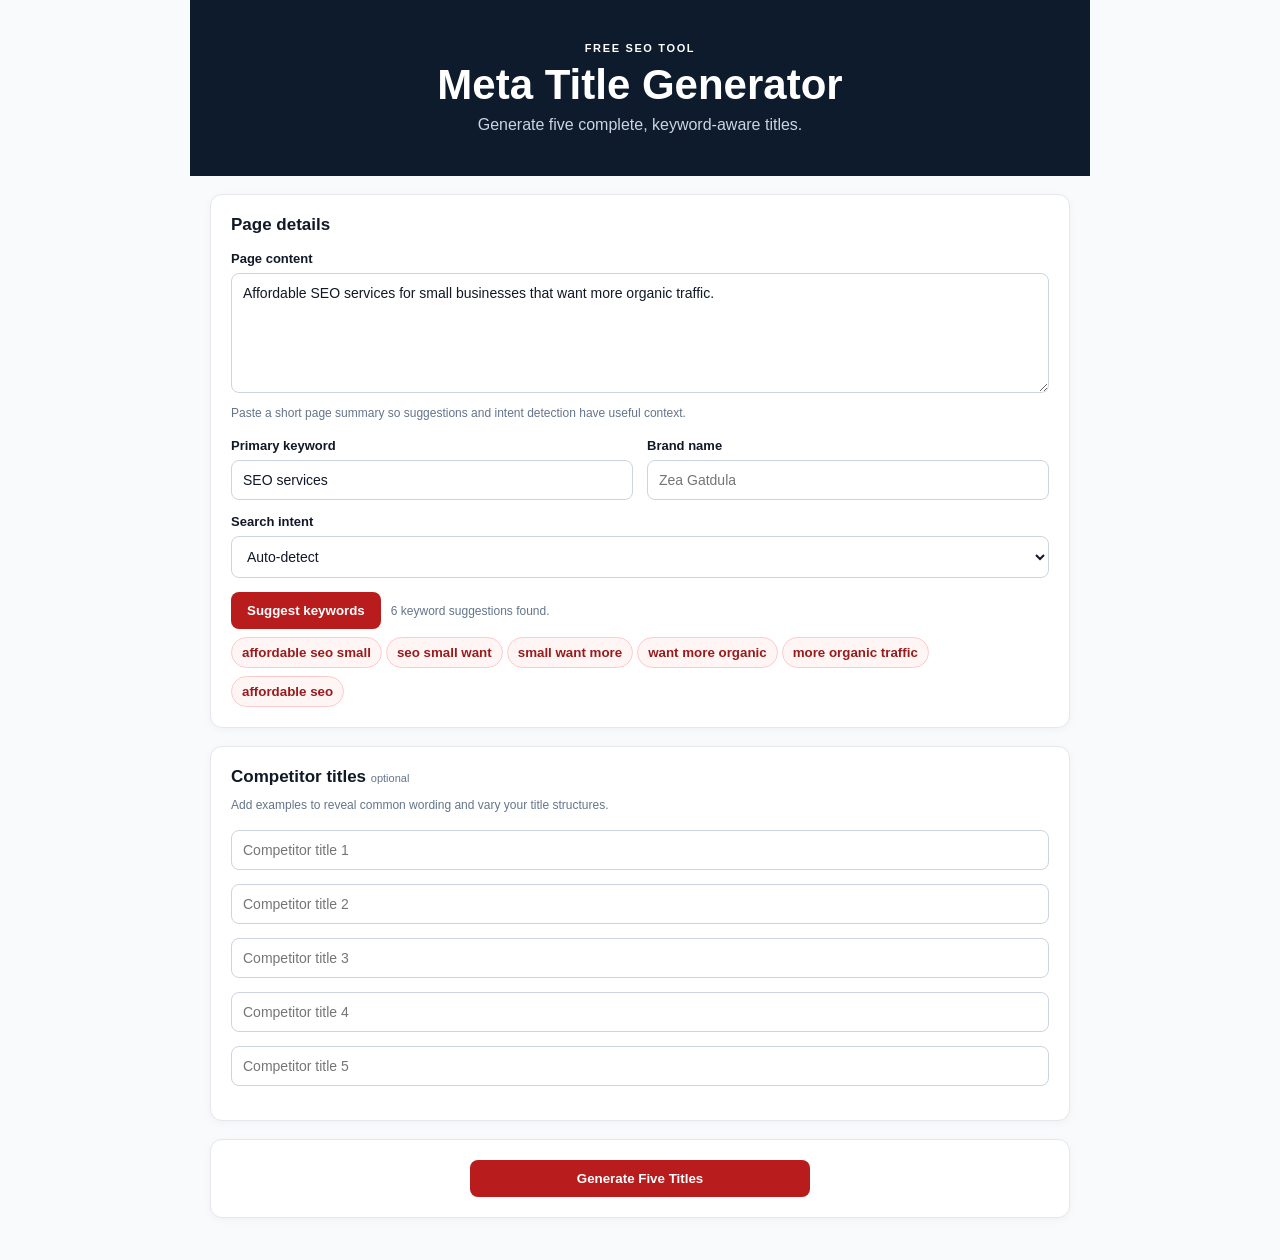
<file: index.html>
<!doctype html>
<html lang="en">
<head>
  <meta charset="UTF-8">
  <meta name="viewport" content="width=device-width,initial-scale=1">
  <meta name="description" content="Generate five keyword-aware meta title ideas in your browser.">
  <title>Meta Title Generator</title>
  <link rel="stylesheet" href="css/style.css">
</head>
<body>
  <main class="app">
    <header><p>FREE SEO TOOL</p><h1>Meta Title Generator</h1><span>Generate five complete, keyword-aware titles.</span></header>
    <section class="card" aria-labelledby="content-heading">
      <h2 id="content-heading">Page details</h2>
      <label for="content">Page content</label>
      <textarea id="content" aria-describedby="content-help">Affordable SEO services for small businesses that want more organic traffic.</textarea>
      <p class="help" id="content-help">Paste a short page summary so suggestions and intent detection have useful context.</p>
      <div class="grid"><div><label for="keyword">Primary keyword</label><input id="keyword" value="SEO services" autocomplete="off"></div><div><label for="brand">Brand name</label><input id="brand" placeholder="Zea Gatdula" autocomplete="organization"></div></div>
      <label for="intent">Search intent</label>
      <select id="intent"><option value="auto">Auto-detect</option><option value="info">Informational</option><option value="commercial">Commercial</option><option value="transactional">Transactional</option></select>
      <div class="actions"><button id="suggest" type="button">Suggest keywords</button><span id="status" role="status" aria-live="polite">Browser-only analysis</span></div>
      <div id="chips" aria-label="Keyword suggestions"></div>
    </section>
    <section class="card" aria-labelledby="competitor-heading">
      <h2 id="competitor-heading">Competitor titles <span class="optional">optional</span></h2>
      <p class="help">Add examples to reveal common wording and vary your title structures.</p>
      <div id="competitors"></div>
      <p id="competitor-insight" class="insight" role="status" aria-live="polite" hidden></p>
    </section>
    <section class="card generate-card"><button id="generate" type="button">Generate Five Titles</button><p id="error" class="error" role="alert" hidden></p></section>
    <section class="card" id="results" aria-labelledby="results-heading" hidden><h2 id="results-heading" tabindex="-1">Your title options</h2><div id="output"></div></section>
  </main>
  <script src="js/generator.js"></script>
</body>
</html>
</file>
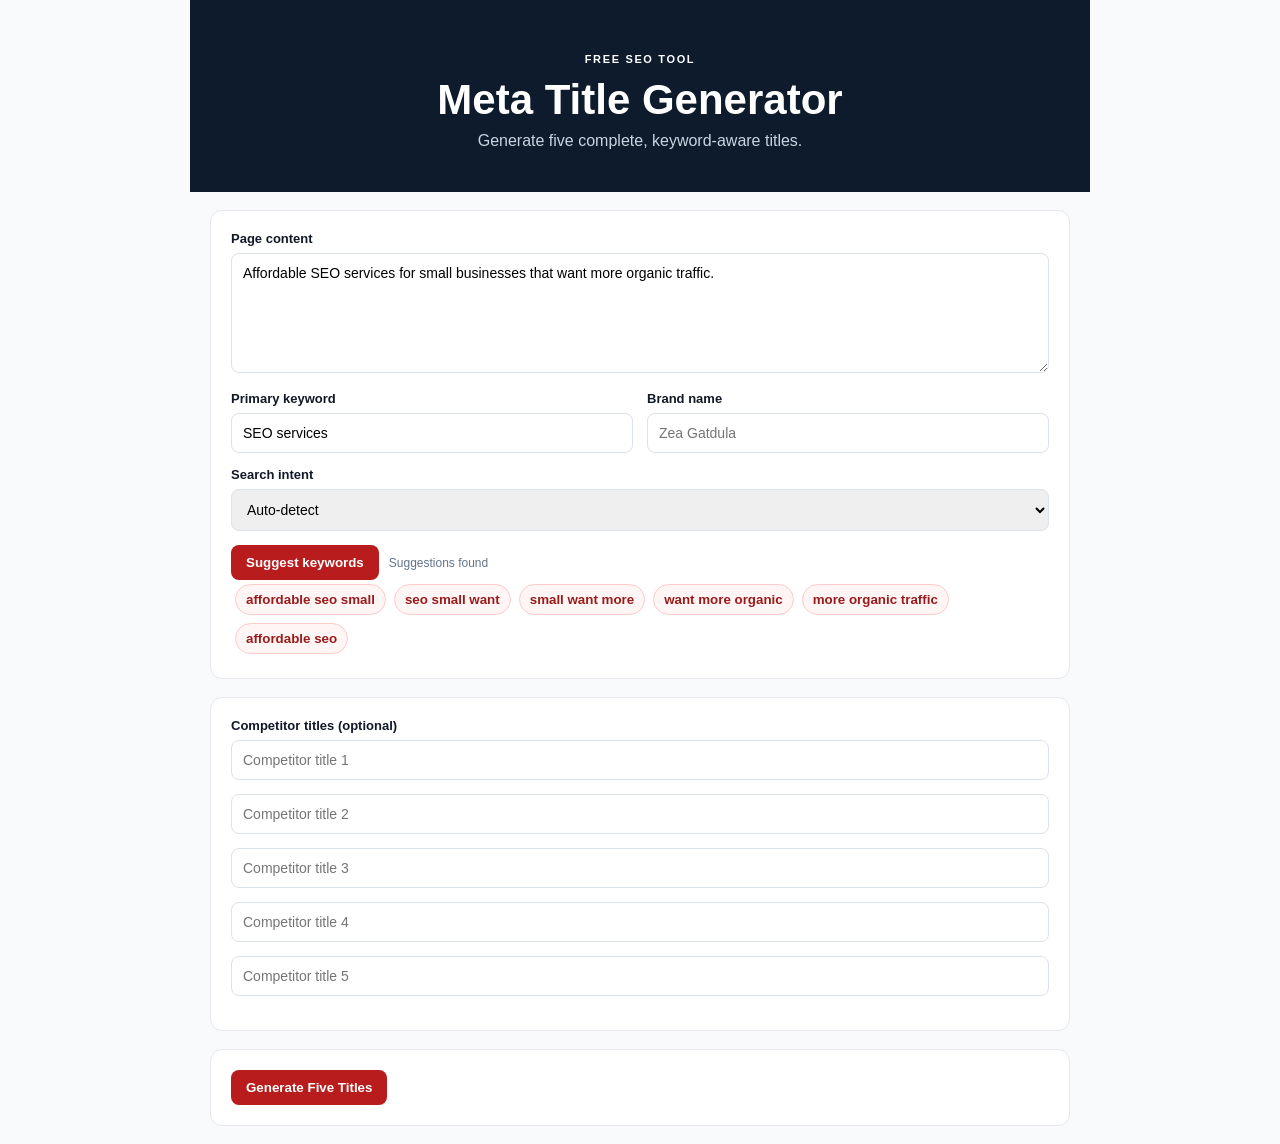
<file: meta-title-generator/index.html>
<!doctype html><html lang="en"><head><meta charset="UTF-8"><meta name="viewport" content="width=device-width,initial-scale=1"><title>Meta Title Generator</title><link rel="stylesheet" href="css/style.css"></head><body><main class="app"><header><p>FREE SEO TOOL</p><h1>Meta Title Generator</h1><span>Generate five complete, keyword-aware titles.</span></header><section class="card"><label>Page content</label><textarea id="content">Affordable SEO services for small businesses that want more organic traffic.</textarea><div class="grid"><div><label>Primary keyword</label><input id="keyword" value="SEO services"></div><div><label>Brand name</label><input id="brand" placeholder="Zea Gatdula"></div></div><label>Search intent</label><select id="intent"><option value="auto">Auto-detect</option><option value="info">Informational</option><option value="commercial">Commercial</option></select><button id="suggest">Suggest keywords</button><span id="status">Browser-only analysis</span><div id="chips"></div></section><section class="card"><label>Competitor titles (optional)</label><div id="competitors"></div></section><section class="card"><button id="generate">Generate Five Titles</button></section><section class="card" id="results" hidden><label>Your title options</label><div id="output"></div></section></main><script src="js/generator.js"></script></body></html>
</file>
<file: css/style.css>
:root{font-family:Arial,sans-serif;color:#111827;background:#f8fafc;color-scheme:light}*{box-sizing:border-box}.visually-hidden{position:absolute!important;width:1px;height:1px;padding:0;margin:-1px;overflow:hidden;clip:rect(0,0,0,0);white-space:nowrap;border:0}body{margin:0}.app{max-width:900px;margin:auto;padding-bottom:24px}header{background:#0d1b2c;color:#fff;text-align:center;padding:42px 20px}header h1{font-size:42px;line-height:1.1;margin:8px 0}header p{letter-spacing:.15em;font-size:11px;font-weight:bold;margin:0}header span{color:#cbd5e1}.card{background:#fff;border:1px solid #e5e7eb;border-radius:12px;padding:20px;margin:18px 20px;box-shadow:0 2px 8px rgba(15,23,42,.04)}h2{font-size:17px;margin:0 0 16px}label{display:block;font-size:13px;font-weight:bold;margin:0 0 7px}textarea,input,select{width:100%;padding:11px;border:1px solid #cbd5e1;border-radius:8px;font:14px Arial,sans-serif;margin-bottom:14px;background:#fff;color:#111827}textarea{min-height:120px;resize:vertical}textarea:focus,input:focus,select:focus,button:focus-visible{outline:3px solid rgba(185,28,28,.22);outline-offset:2px;border-color:#b91c1c}.grid{display:grid;grid-template-columns:1fr 1fr;gap:14px}button{padding:11px 16px;background:#b91c1c;color:#fff;border:0;border-radius:8px;font-weight:bold;cursor:pointer}button:hover{background:#991b1b}.actions{display:flex;align-items:center;gap:10px;flex-wrap:wrap}#status{font-size:12px;color:#64748b}.help{font-size:12px;line-height:1.5;color:#64748b;margin:-7px 0 16px}.optional{font-size:11px;font-weight:normal;color:#64748b}.chip{background:#fff5f5;color:#991b1b;border:1px solid #fecaca;margin:8px 4px 0 0;padding:7px 10px;border-radius:99px}.chip:hover{background:#fee2e2}.competitor-field input{padding-right:34px}.insight{background:#f1f5f9;color:#334155;border-radius:8px;padding:10px 12px;font-size:13px;margin:0}.generate-card{text-align:center}.generate-card button{width:min(100%,340px)}.error{color:#991b1b;background:#fef2f2;border:1px solid #fecaca;border-radius:8px;padding:10px;margin:12px 0 0}.result{border-left:4px solid #b91c1c;background:#f8fafc;padding:13px;margin:10px 0}.result b{line-height:1.45}.meta{font-size:12px;color:#64748b;margin-top:5px}.meta.warning{color:#b45309}@media(max-width:620px){header{padding:32px 18px}header h1{font-size:32px}.card{margin:12px;padding:16px}.grid{grid-template-columns:1fr}.actions{align-items:stretch}.actions button{width:100%}#status{text-align:center}.result{padding:12px}.app{padding-bottom:12px}}@media(prefers-reduced-motion:reduce){*{scroll-behavior:auto!important}}
</file>
<file: meta-title-generator/css/style.css>
:root{font-family:Arial;color:#111827;background:#f8fafc}body{margin:0}.app{max-width:900px;margin:auto}header{background:#0d1b2c;color:#fff;text-align:center;padding:42px 20px}header h1{font-size:42px;margin:8px 0}header p{letter-spacing:.15em;font-size:11px;font-weight:bold}header span{color:#cbd5e1}.card{background:#fff;border:1px solid #e5e7eb;border-radius:12px;padding:20px;margin:18px 20px}label{display:block;font-size:13px;font-weight:bold;margin:0 0 7px}textarea,input,select{width:100%;box-sizing:border-box;padding:11px;border:1px solid #dbe2ea;border-radius:8px;font:14px Arial;margin-bottom:14px}textarea{min-height:120px}.grid{display:grid;grid-template-columns:1fr 1fr;gap:14px}button{padding:10px 15px;background:#b91c1c;color:#fff;border:0;border-radius:8px;font-weight:bold;cursor:pointer}#status{font-size:12px;color:#64748b;margin-left:10px}.chip{background:#fff5f5;color:#991b1b;border:1px solid #fecaca;margin:4px;padding:7px 10px;border-radius:99px}.result{border-left:4px solid #b91c1c;background:#fff;padding:13px;margin:10px 0}.meta{font-size:12px;color:#64748b;margin-top:5px}@media(max-width:620px){.grid{grid-template-columns:1fr}}
</file>
